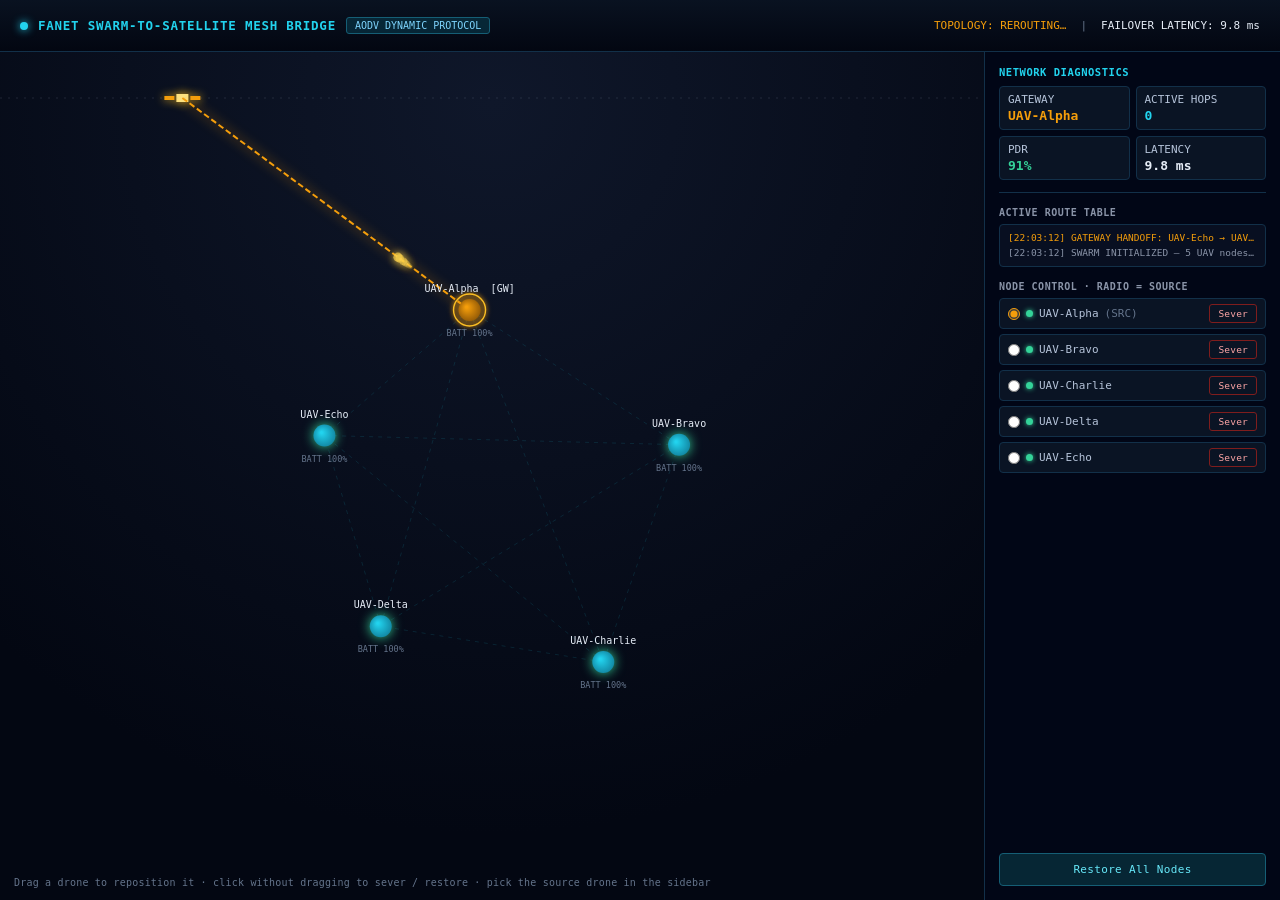
<file: sideview.html>
<!DOCTYPE html>
<html lang="en">
<head>
<meta charset="UTF-8">
<meta name="viewport" content="width=device-width, initial-scale=1.0">
<title>FANET Swarm-to-Satellite Mesh Relay — PROTOWAVE Prototype 2</title>
<style>
  :root{
    --bg-navy:#0f172a; --bg-black:#030712;
    --green:#10b981; --green-glow:#34d399;
    --red:#ef4444; --red-glow:#dc2626;
    --amber:#f59e0b;
    --cyan:#22d3ee; --cyan-dim:rgba(34,211,238,0.12);
    --ink-100:#e6edf7; --ink-300:#b6c4da; --ink-400:#8a94a8;
    --ink-500:#64748b; --line:#123049;
  }
  *{box-sizing:border-box;}
  html,body{height:100%;margin:0;background:var(--bg-black);color:var(--ink-100);
    font-family:"JetBrains Mono","SF Mono",Menlo,Consolas,monospace;overflow:hidden;}
  .app{display:flex;flex-direction:column;height:100vh;}

  header{
    height:52px;flex:0 0 auto;display:flex;align-items:center;justify-content:space-between;
    padding:0 20px;border-bottom:1px solid var(--line);
    background:linear-gradient(180deg,rgba(10,20,35,.9),rgba(3,7,18,.9));
    backdrop-filter:blur(6px);
  }
  .brand{display:flex;align-items:center;gap:10px;min-width:0;}
  .pulse-dot{width:8px;height:8px;border-radius:50%;background:var(--cyan);flex:0 0 auto;
    box-shadow:0 0 8px var(--cyan);animation:ping 1.8s ease-out infinite;}
  @keyframes ping{0%{box-shadow:0 0 0 0 rgba(34,211,238,.6);}70%{box-shadow:0 0 0 8px rgba(34,211,238,0);}100%{box-shadow:0 0 0 0 rgba(34,211,238,0);}}
  h1{font-size:12.5px;letter-spacing:.06em;font-weight:600;color:var(--cyan);margin:0;white-space:nowrap;}
  .badge{font-size:10px;color:#7dd3fc;background:rgba(8,51,68,.7);border:1px solid #155e75;
    padding:2px 8px;border-radius:3px;white-space:nowrap;}
  .status-cluster{display:flex;align-items:center;gap:14px;font-size:11px;flex:0 0 auto;}
  .status-cluster .sep{color:var(--ink-500);}
  #topoStatus.stable{color:var(--green-glow);}
  #topoStatus.reroute{color:var(--amber);}
  #topoStatus.severed{color:var(--red);}

  .main{flex:1;display:flex;min-height:0;}
  .canvas-wrap{flex:1;position:relative;min-width:0;}
  canvas{display:block;width:100%;height:100%;cursor:crosshair;
    background:radial-gradient(circle at 50% 6%, var(--bg-navy) 0%, var(--bg-black) 78%);}
  .hint{position:absolute;left:14px;bottom:12px;font-size:10px;color:var(--ink-500);
    letter-spacing:.02em;pointer-events:none;}

  aside{width:296px;flex:0 0 auto;border-left:1px solid var(--line);
    background:rgba(2,6,23,.92);padding:14px;display:flex;flex-direction:column;
    justify-content:space-between;font-size:11px;overflow-y:auto;}
  aside h2{font-size:10.5px;letter-spacing:.05em;color:var(--cyan);margin:0 0 8px;
    text-transform:uppercase;font-weight:600;}
  aside h3{font-size:10px;letter-spacing:.05em;color:var(--ink-400);margin:14px 0 6px;
    text-transform:uppercase;font-weight:600;}
  .panel-block{border-bottom:1px solid var(--line);padding-bottom:12px;}
  .diag-grid{display:grid;grid-template-columns:1fr 1fr;gap:6px;}
  .diag-cell{background:#0a1424;border:1px solid var(--line);border-radius:4px;padding:6px 8px;color:var(--ink-300);}
  .diag-cell b{display:block;font-size:13px;margin-top:2px;font-weight:700;}
  .diag-cell.gw b{color:var(--amber);}
  .diag-cell.hop b{color:var(--cyan);}
  .diag-cell.pdr b{color:var(--green-glow);}
  .diag-cell.lat b{color:var(--ink-100);}

  #routingTableLog{background:rgba(15,23,42,.55);border:1px solid var(--line);border-radius:4px;
    padding:6px 8px;font-size:9.5px;line-height:1.55;max-height:150px;overflow-y:auto;}
  #routingTableLog div{white-space:nowrap;overflow:hidden;text-overflow:ellipsis;}
  .log-info{color:var(--ink-400);}
  .log-warn{color:var(--amber);}
  .log-crit{color:var(--red);}
  .log-ok{color:var(--green-glow);}

  #droneToggles{display:flex;flex-direction:column;gap:5px;}
  .drone-row{display:flex;align-items:center;gap:6px;
    background:#0a1424;border:1px solid var(--line);border-radius:4px;padding:5px 8px;}
  .drone-row .name{flex:1;display:flex;align-items:center;gap:6px;color:var(--ink-300);min-width:0;}
  .src-radio{display:flex;align-items:center;flex:0 0 auto;}
  .src-radio input{accent-color:#f59e0b;width:12px;height:12px;cursor:pointer;margin:0;}
  .dot{width:7px;height:7px;border-radius:50%;flex:0 0 auto;}
  .dot.active{background:var(--green-glow);box-shadow:0 0 5px var(--green-glow);}
  .dot.gateway{background:var(--amber);box-shadow:0 0 5px var(--amber);}
  .dot.offline{background:var(--red);box-shadow:0 0 5px var(--red);}
  .drone-row button{font-family:inherit;font-size:9.5px;letter-spacing:.02em;cursor:pointer;
    border-radius:3px;padding:3px 8px;border:1px solid;background:transparent;}
  .drone-row button.sever{color:#fca5a5;border-color:#7f1d1d;}
  .drone-row button.sever:hover{background:rgba(127,29,29,.35);}
  .drone-row button.restore{color:#86efac;border-color:#14532d;}
  .drone-row button.restore:hover{background:rgba(20,83,45,.35);}

  #resetBtn{width:100%;padding:9px;margin-top:14px;background:#062634;color:#67e8f9;
    border:1px solid #155e75;border-radius:4px;font-family:inherit;font-size:11px;
    letter-spacing:.03em;cursor:pointer;}
  #resetBtn:hover{background:#0a3444;}

  ::-webkit-scrollbar{width:6px;height:6px;}
  ::-webkit-scrollbar-thumb{background:#164e63;border-radius:3px;}
</style>
</head>
<body>
<div class="app">

  <header>
    <div class="brand">
      <span class="pulse-dot"></span>
      <h1>FANET SWARM&#8209;TO&#8209;SATELLITE MESH BRIDGE</h1>
      <span class="badge">AODV DYNAMIC PROTOCOL</span>
    </div>
    <div class="status-cluster">
      <span id="topoStatus" class="stable">TOPOLOGY: STABLE</span>
      <span class="sep">|</span>
      <span id="convergenceTime">FAILOVER LATENCY: 0 ms</span>
    </div>
  </header>

  <div class="main">
    <div class="canvas-wrap">
      <canvas id="simCanvas"></canvas>
      <div class="hint">Drag a drone to reposition it &middot; click without dragging to sever / restore &middot; pick the source drone in the sidebar</div>
    </div>

    <aside>
      <div>
        <div class="panel-block">
          <h2>Network Diagnostics</h2>
          <div class="diag-grid">
            <div class="diag-cell gw">GATEWAY<b id="gatewayNodeVal">--</b></div>
            <div class="diag-cell hop">ACTIVE HOPS<b id="activeHopsVal">0</b></div>
            <div class="diag-cell pdr">PDR<b id="pdrVal">100%</b></div>
            <div class="diag-cell lat">LATENCY<b id="latencyVal">0 ms</b></div>
          </div>
        </div>

        <div>
          <h3>Active Route Table</h3>
          <div id="routingTableLog"></div>
        </div>

        <div>
          <h3>Node Control &middot; radio = source</h3>
          <div id="droneToggles"></div>
        </div>
      </div>

      <button id="resetBtn">Restore All Nodes</button>
    </aside>
  </div>
</div>

<script>
(function(){
  "use strict";

  // ---------- Canvas / responsive setup ----------
  const canvas = document.getElementById('simCanvas');
  const wrap = document.querySelector('.canvas-wrap');
  const ctx = canvas.getContext('2d');
  let cssW = 0, cssH = 0, dpr = Math.max(1, window.devicePixelRatio || 1);

  function resizeCanvas(){
    const newW = wrap.clientWidth, newH = wrap.clientHeight;
    if (cssW > 0 && cssH > 0 && newW > 0 && newH > 0){
      const rx = newW / cssW, ry = newH / cssH;
      drones.forEach(d=>{ d.x *= rx; d.y *= ry; });
      sat.x *= rx; sat.y = 46;
    }
    cssW = newW; cssH = newH;
    canvas.width = Math.round(cssW * dpr);
    canvas.height = Math.round(cssH * dpr);
    canvas.style.width = cssW + 'px';
    canvas.style.height = cssH + 'px';
    ctx.setTransform(dpr,0,0,dpr,0,0);
    updateCommRange();
  }

  function updateCommRange(){
    // Comm radius drives both routing AND the initial layout scale below,
    // so the mesh is reliably connected regardless of window size/aspect.
    R_COMM = Math.min(cssW, cssH) * 0.5;
  }

  // ---------- Domain model ----------
  const CALLSIGNS = ['UAV-Alpha','UAV-Bravo','UAV-Charlie','UAV-Delta','UAV-Echo'];
  const N = CALLSIGNS.length;
  const V_MAX = 11;          // px/s hover-drift speed cap
  const NOISE_ACCEL = 7;     // px/s^2 stochastic turbulence
  const ALPHA_DEGRADE = 0.55;// channel degradation penalty factor
  const BETA_QUEUE = 10;     // queue occupancy weight in gateway cost
  const MARGIN = 60;

  let drones = [];
  let sat = {x:0, y:46, v: 30};
  let R_COMM = 240;
  let sourceId = 0; // which drone is the surveillance sensor feeding the mesh

  function rand(a,b){ return a + Math.random()*(b-a); }

  function seedPositions(){
    drones = [];
    const cx = cssW/2, cy = cssH/2 + 20;
    // Ring layout scaled to R_COMM, kept tight so most pairs stay mutually
    // visible: severing any one node still leaves the rest cross-linked
    // to each other, not just chained through a single survivor.
    const layoutR = R_COMM * 0.46;
    for (let i=0;i<N;i++){
      const ang = (i/N)*Math.PI*2 - Math.PI/2 + rand(-0.12,0.12);
      const r = layoutR * rand(0.82,1.05);
      const x = Math.min(Math.max(cx + Math.cos(ang)*r, MARGIN), cssW-MARGIN);
      const y = Math.min(Math.max(cy + Math.sin(ang)*r, MARGIN+40), cssH-MARGIN);
      drones.push({
        id:i, callsign: CALLSIGNS[i],
        x, y,
        vx: rand(-V_MAX,V_MAX)*0.3, vy: rand(-V_MAX,V_MAX)*0.3,
        active:true,
        queuePhase: rand(0, Math.PI*2),
        battery: 100,
        justToggledAt: -999,
      });
    }
    sat.x = cssW*0.15;
  }

  // ---------- Physics ----------
  function stepPhysics(dt){
    drones.forEach(d=>{
      if (!d.active || d.id === dragId) return;
      d.vx += rand(-NOISE_ACCEL,NOISE_ACCEL)*dt;
      d.vy += rand(-NOISE_ACCEL,NOISE_ACCEL)*dt;
      const sp = Math.hypot(d.vx,d.vy);
      if (sp > V_MAX){ d.vx = d.vx/sp*V_MAX; d.vy = d.vy/sp*V_MAX; }
      d.x += d.vx*dt; d.y += d.vy*dt;
      if (d.x < MARGIN){ d.x = MARGIN; d.vx = Math.abs(d.vx); }
      if (d.x > cssW-MARGIN){ d.x = cssW-MARGIN; d.vx = -Math.abs(d.vx); }
      if (d.y < MARGIN+40){ d.y = MARGIN+40; d.vy = Math.abs(d.vy); }
      if (d.y > cssH-MARGIN){ d.y = cssH-MARGIN; d.vy = -Math.abs(d.vy); }
      d.battery = Math.max(4, d.battery - dt*0.03);
    });
    sat.x += sat.v*dt;
    if (sat.x > cssW + 80) sat.x = -80;
  }

  function queueDepth(d, t){ return 2.2 + 2.2*Math.sin(t*0.7 + d.queuePhase); }

  // ---------- Graph / routing ----------
  function buildGraph(active, t){
    const edges = {}; // id -> [{to, w, dist}]
    active.forEach(a=>edges[a.id]=[]);
    for (let i=0;i<active.length;i++){
      for (let j=i+1;j<active.length;j++){
        const u = active[i], v = active[j];
        const dist = Math.hypot(u.x-v.x, u.y-v.y);
        if (dist <= R_COMM){
          const loss = dist / R_COMM; // proxy for RSSI channel degradation
          const w = dist * (1 + ALPHA_DEGRADE*loss);
          edges[u.id].push({to:v.id, w, dist});
          edges[v.id].push({to:u.id, w, dist});
        }
      }
    }
    return edges;
  }

  function electGateway(active, t){
    let best=null, bestCost=Infinity;
    active.forEach(d=>{
      const dSat = Math.hypot(d.x-sat.x, d.y-sat.y);
      const cost = dSat + BETA_QUEUE*queueDepth(d,t);
      if (cost < bestCost){ bestCost = cost; best = d; }
    });
    return best;
  }

  function dijkstra(edges, srcId, dstId){
    const dist = {}, prev = {}, visited = {};
    Object.keys(edges).forEach(k=>{ dist[k]=Infinity; prev[k]=null; });
    dist[srcId] = 0;
    const pq = [[0,srcId]];
    while (pq.length){
      pq.sort((a,b)=>a[0]-b[0]);
      const [d,u] = pq.shift();
      if (visited[u]) continue;
      visited[u] = true;
      if (u === dstId) break;
      (edges[u]||[]).forEach(e=>{
        const alt = d + e.w;
        if (alt < dist[e.to]){ dist[e.to]=alt; prev[e.to]=u; pq.push([alt,e.to]); }
      });
    }
    if (dist[dstId] === undefined || dist[dstId] === Infinity) return null;
    const path = [];
    let cur = dstId;
    while (cur !== null && cur !== undefined){ path.unshift(cur); cur = prev[cur]; }
    return path;
  }

  function computeRoute(t){
    const t0 = performance.now();
    const active = drones.filter(d=>d.active);
    if (active.length === 0){
      return {status:'TOTAL_COLLAPSE', path:null, gateway:null, tMs:performance.now()-t0};
    }
    const gateway = electGateway(active, t);
    const src = drones.find(d=>d.id===sourceId);
    if (!src.active){
      return {status:'SOURCE_OFFLINE', path:null, gateway, tMs:performance.now()-t0};
    }
    const edges = buildGraph(active, t);
    const path = dijkstra(edges, src.id, gateway.id);
    if (!path){
      return {status:'ROUTE_SEVERED', path:null, gateway, tMs:performance.now()-t0};
    }
    return {status:'ROUTE_VALID', path, gateway, tMs:performance.now()-t0};
  }

  // ---------- State tracking across frames ----------
  let lastGatewayId = null;
  let lastPathKey = '';
  let lastStatus = '';
  let topologyState = 'stable'; // stable | reroute | severed
  let topologyFlashUntil = 0;
  let convergenceMs = 0;
  let pdrTarget = 99.5, pdrShown = 100;
  let pdrDipUntil = 0;
  let severedEdgeFlash = null; // {a,b,until0}
  let lastPathIds = [];

  const logEl = document.getElementById('routingTableLog');
  const MAX_LOG = 9;
  function logLine(text, cls){
    const stamp = new Date().toLocaleTimeString('en-US',{hour12:false});
    const row = document.createElement('div');
    row.className = cls || 'log-info';
    row.textContent = '['+stamp+'] '+text;
    logEl.insertBefore(row, logEl.firstChild);
    while (logEl.children.length > MAX_LOG) logEl.removeChild(logEl.lastChild);
  }

  // ---------- Packet animation ----------
  let packet = { active:false, segIndex:0, t:0, phase:'mesh', trail:[] };
  const PACKET_DT = 0.6; // progress units per second along a segment (tuned per-segment below)

  function resetPacket(){
    packet.segIndex = 0; packet.t = 0; packet.phase = 'mesh'; packet.trail = [];
  }

  // ---------- Interaction ----------
  function toggleDrone(id){
    const d = drones.find(x=>x.id===id);
    if (!d) return;
    d.active = !d.active;
    d.justToggledAt = performance.now()/1000;
    if (!d.active){
      const idx = lastPathIds.indexOf(d.id);
      if (idx !== -1){
        const neighborId = idx > 0 ? lastPathIds[idx-1] : lastPathIds[idx+1];
        const neighbor = neighborId !== undefined ? drones.find(x=>x.id===neighborId) : null;
        if (neighbor) severedEdgeFlash = {a:neighbor, b:d, until0:performance.now()};
      }
      logLine('MANUAL FAULT INJECTION: '+d.callsign+' SEVERED', 'log-crit');
    } else {
      d.battery = Math.max(d.battery, 55);
      logLine(d.callsign+' RESTORED — rejoining adjacency matrix', 'log-ok');
    }
    renderSidebarToggles();
  }

  function restoreAll(){
    drones.forEach(d=>{ d.active = true; d.battery = Math.max(d.battery,70); });
    logLine('OPERATOR RESET — all nodes restored to ACTIVE', 'log-ok');
    renderSidebarToggles();
  }

  function setSource(id){
    if (sourceId === id) return;
    const oldD = drones.find(d=>d.id===sourceId);
    const newD = drones.find(d=>d.id===id);
    sourceId = id;
    logLine('SURVEILLANCE SOURCE REASSIGNED: '+(oldD?oldD.callsign:'?')+' \u2192 '+(newD?newD.callsign:'?'), 'log-warn');
    renderSidebarToggles();
  }

  function getCanvasPos(e){
    const rect = canvas.getBoundingClientRect();
    return { x: e.clientX - rect.left, y: e.clientY - rect.top };
  }

  function hitTest(pos){
    let hit = null, bestD = 26;
    drones.forEach(d=>{
      const dist = Math.hypot(d.x-pos.x, d.y-pos.y);
      if (dist < bestD){ bestD = dist; hit = d; }
    });
    return hit;
  }

  // Drag to reposition a drone (and watch links form/break live); a plain
  // click with no movement toggles that drone's fault state instead.
  let dragId = null, dragMoved = false, dragStart = {x:0,y:0};
  const DRAG_THRESHOLD = 4;

  canvas.style.touchAction = 'none';

  canvas.addEventListener('pointerdown', (e)=>{
    const pos = getCanvasPos(e);
    const hit = hitTest(pos);
    if (!hit) return;
    dragId = hit.id; dragMoved = false; dragStart = pos;
    hit.vx = 0; hit.vy = 0;
    canvas.setPointerCapture(e.pointerId);
  });

  canvas.addEventListener('pointermove', (e)=>{
    const pos = getCanvasPos(e);
    if (dragId === null){
      canvas.style.cursor = hitTest(pos) ? 'grab' : 'crosshair';
      return;
    }
    if (Math.hypot(pos.x-dragStart.x, pos.y-dragStart.y) > DRAG_THRESHOLD) dragMoved = true;
    const d = drones.find(x=>x.id===dragId);
    if (d){
      d.x = Math.min(Math.max(pos.x, MARGIN), cssW-MARGIN);
      d.y = Math.min(Math.max(pos.y, MARGIN+40), cssH-MARGIN);
      d.vx = 0; d.vy = 0;
    }
    canvas.style.cursor = 'grabbing';
  });

  function endDrag(e){
    if (dragId === null) return;
    const id = dragId; dragId = null;
    if (!dragMoved){
      toggleDrone(id);
    } else {
      const d = drones.find(x=>x.id===id);
      if (d){ d.vx = rand(-2,2); d.vy = rand(-2,2); }
      logLine('MANUAL REPOSITION: '+(d?d.callsign:'node')+' relocated on canvas', 'log-info');
    }
    canvas.style.cursor = 'crosshair';
  }
  canvas.addEventListener('pointerup', endDrag);
  canvas.addEventListener('pointercancel', ()=>{ dragId=null; canvas.style.cursor='crosshair'; });

  document.getElementById('resetBtn').addEventListener('click', restoreAll);


  function renderSidebarToggles(){
    const wrapEl = document.getElementById('droneToggles');
    wrapEl.innerHTML = '';
    drones.forEach(d=>{
      const row = document.createElement('div');
      row.className = 'drone-row';
      const isGw = lastGatewayId === d.id && d.active;
      const dotClass = !d.active ? 'offline' : (isGw ? 'gateway' : 'active');
      const radioId = 'srcRadio'+d.id;
      row.innerHTML =
        '<label class="src-radio" title="Set as surveillance source" for="'+radioId+'">'+
        '<input type="radio" id="'+radioId+'" name="srcSelect" '+(d.id===sourceId?'checked':'')+'>'+
        '</label>'+
        '<span class="name"><span class="dot '+dotClass+'"></span>'+d.callsign+
        (d.id===sourceId ? ' <span style="color:#64748b;">(SRC)</span>' : '')+'</span>';
      const radio = row.querySelector('input[type=radio]');
      radio.addEventListener('change', ()=>setSource(d.id));
      const btn = document.createElement('button');
      btn.className = d.active ? 'sever' : 'restore';
      btn.textContent = d.active ? 'Sever' : 'Restore';
      btn.addEventListener('click', ()=>toggleDrone(d.id));
      row.appendChild(btn);
      wrapEl.appendChild(row);
    });
  }

  // ---------- Rendering ----------
  function drawGlowLine(x1,y1,x2,y2,color,glow,width,dash){
    ctx.save();
    ctx.setLineDash(dash||[]);
    ctx.strokeStyle = color;
    ctx.lineWidth = width;
    ctx.shadowColor = glow; ctx.shadowBlur = 12;
    ctx.beginPath(); ctx.moveTo(x1,y1); ctx.lineTo(x2,y2); ctx.stroke();
    ctx.restore();
  }

  function drawSatellite(){
    ctx.save();
    ctx.translate(sat.x, sat.y);
    ctx.shadowColor = '#fbbf24'; ctx.shadowBlur = 10;
    ctx.fillStyle = '#fde68a';
    ctx.fillRect(-6,-4,12,8);
    ctx.fillStyle = '#f59e0b';
    ctx.fillRect(-18,-2,10,4);
    ctx.fillRect(8,-2,10,4);
    ctx.restore();
    // dashed orbit trail
    ctx.save();
    ctx.strokeStyle = 'rgba(148,163,184,0.18)';
    ctx.setLineDash([2,6]);
    ctx.beginPath(); ctx.moveTo(0, sat.y); ctx.lineTo(cssW, sat.y); ctx.stroke();
    ctx.restore();
  }

  function drawNode(d, isGateway, isSource){
    const offline = !d.active;
    const recentToggle = (performance.now()/1000 - d.justToggledAt) < 0.6;
    ctx.save();
    if (recentToggle){
      const age = (performance.now()/1000 - d.justToggledAt)/0.6;
      ctx.beginPath();
      ctx.arc(d.x,d.y, 14 + age*26, 0, Math.PI*2);
      ctx.strokeStyle = 'rgba(239,68,68,'+(0.55*(1-age))+')';
      ctx.lineWidth = 2;
      ctx.stroke();
    }
    const baseR = 11;
    let fillA = '#0e7490', fillB = '#22d3ee', ring = null;
    if (offline){ fillA = '#3f0f0f'; fillB = '#7f1d1d'; }
    else if (isGateway){ fillA = '#7c4a06'; fillB = '#f59e0b'; ring = '#fbbf24'; }

    const grad = ctx.createRadialGradient(d.x-3,d.y-3,1,d.x,d.y,baseR+4);
    grad.addColorStop(0, fillB);
    grad.addColorStop(1, fillA);

    ctx.shadowColor = offline ? '#dc2626' : (isGateway ? '#f59e0b' : '#34d399');
    ctx.shadowBlur = offline ? 6 : 12;
    ctx.beginPath();
    ctx.arc(d.x, d.y, baseR, 0, Math.PI*2);
    ctx.fillStyle = grad;
    ctx.fill();

    if (ring){
      ctx.beginPath();
      ctx.arc(d.x,d.y, baseR+5, 0, Math.PI*2);
      ctx.strokeStyle = ring; ctx.lineWidth = 1.4; ctx.shadowBlur = 4;
      ctx.stroke();
    }
    ctx.restore();

    // label
    ctx.save();
    ctx.shadowBlur = 0;
    ctx.font = '10px ui-monospace, monospace';
    ctx.textAlign = 'center';
    ctx.fillStyle = offline ? '#f87171' : '#e6edf7';
    const tag = isGateway ? '  [GW]' : (isSource ? '  [SRC]' : '');
    ctx.fillText(d.callsign + tag, d.x, d.y - 18);
    ctx.fillStyle = '#64748b';
    ctx.font = '8.5px ui-monospace, monospace';
    ctx.fillText((offline?'OFFLINE':'BATT '+d.battery.toFixed(0)+'%'), d.x, d.y + 26);
    ctx.restore();
  }

  function segLen(a,b){ return Math.hypot(a.x-b.x, a.y-b.y); }

  function render(route, dt){
    ctx.clearRect(0,0,cssW,cssH);

    const active = drones.filter(d=>d.active);
    const idMap = {}; drones.forEach(d=>idMap[d.id]=d);
    const pathIds = route.path || [];
    const pathSet = new Set(pathIds);
    const pathEdgeKeys = new Set();
    for (let i=0;i<pathIds.length-1;i++){
      pathEdgeKeys.add(pathIds[i]+'-'+pathIds[i+1]);
      pathEdgeKeys.add(pathIds[i+1]+'-'+pathIds[i]);
    }

    drawSatellite();

    // faint mesh links (all in-range pairs not on active path)
    for (let i=0;i<active.length;i++){
      for (let j=i+1;j<active.length;j++){
        const u=active[i], v=active[j];
        const dist = segLen(u,v);
        if (dist <= R_COMM && !pathEdgeKeys.has(u.id+'-'+v.id)){
          drawGlowLine(u.x,u.y,v.x,v.y,'rgba(34,211,238,0.12)','rgba(34,211,238,0.0)',1,[4,5]);
        }
      }
    }

    // recently severed edge — red pulse fade
    if (severedEdgeFlash){
      const age = (performance.now() - severedEdgeFlash.until0) / 550;
      if (age < 1 && severedEdgeFlash.a && severedEdgeFlash.b){
        const alpha = Math.max(0, 1-age);
        drawGlowLine(severedEdgeFlash.a.x, severedEdgeFlash.a.y,
                     severedEdgeFlash.b.x, severedEdgeFlash.b.y,
                     'rgba(239,68,68,'+alpha+')', '#dc2626', 2.4, [5,3]);
      } else { severedEdgeFlash = null; }
    }

    // active shortest path — neon green glow
    for (let i=0;i<pathIds.length-1;i++){
      const u = idMap[pathIds[i]], v = idMap[pathIds[i+1]];
      drawGlowLine(u.x,u.y,v.x,v.y,'#10b981','#34d399',3,[]);
    }

    // satellite uplink beam from gateway
    if (route.gateway && route.gateway.active){
      const gw = idMap[route.gateway.id];
      drawGlowLine(gw.x, gw.y, sat.x, sat.y, '#f59e0b', '#f59e0b', 2, [6,3]);
    }

    // nodes
    drones.forEach(d=>{
      const isGw = route.gateway && route.gateway.id === d.id && d.active;
      drawNode(d, isGw, d.id === sourceId);
    });

    // packet particle
    drawPacket(route, idMap, dt);
  }

  function drawPacket(route, idMap, dt){
    if (route.status !== 'ROUTE_VALID' || !route.path || route.path.length < 1){
      packet.active = false; return;
    }
    packet.active = true;
    const path = route.path;

    let pos = null;
    if (packet.phase === 'mesh'){
      if (path.length === 1){
        packet.phase = 'uplink'; packet.t = 0;
      } else {
        const a = idMap[path[packet.segIndex]], b = idMap[path[packet.segIndex+1]];
        if (!a || !b){ resetPacket(); return; }
        const len = Math.max(20, segLen(a,b));
        packet.t += dt * (90/len); // speed ~90px/s normalized to progress units
        if (packet.t >= 1){
          packet.t = 0; packet.segIndex++;
          if (packet.segIndex >= path.length-1){ packet.phase = 'uplink'; }
        }
        const aa = idMap[path[packet.segIndex]], bb = idMap[path[Math.min(packet.segIndex+1,path.length-1)]];
        pos = { x: aa.x + (bb.x-aa.x)*packet.t, y: aa.y + (bb.y-aa.y)*packet.t, color:'#6ee7b7' };
      }
    }
    if (packet.phase === 'uplink'){
      const gwNode = idMap[path[path.length-1]];
      if (!gwNode){ resetPacket(); return; }
      const len = Math.max(20, Math.hypot(gwNode.x-sat.x, gwNode.y-sat.y));
      packet.t += dt * (140/len);
      if (packet.t >= 1){ resetPacket(); return; }
      pos = { x: gwNode.x + (sat.x-gwNode.x)*packet.t, y: gwNode.y + (sat.y-gwNode.y)*packet.t, color:'#fcd34d' };
    }
    if (!pos) return;

    packet.trail.push({x:pos.x,y:pos.y,c:pos.color});
    if (packet.trail.length > 7) packet.trail.shift();

    ctx.save();
    packet.trail.forEach((p,i)=>{
      const a = (i+1)/packet.trail.length;
      ctx.beginPath();
      ctx.fillStyle = p.c;
      ctx.globalAlpha = 0.12 + a*0.55;
      ctx.shadowColor = p.c; ctx.shadowBlur = 8;
      ctx.arc(p.x,p.y, 2 + a*2.6, 0, Math.PI*2);
      ctx.fill();
    });
    ctx.restore();
  }

  // ---------- HUD updates ----------
  const gatewayEl = document.getElementById('gatewayNodeVal');
  const hopsEl = document.getElementById('activeHopsVal');
  const pdrEl = document.getElementById('pdrVal');
  const latEl = document.getElementById('latencyVal');
  const topoEl = document.getElementById('topoStatus');
  const convEl = document.getElementById('convergenceTime');

  function updateHud(route, now){
    gatewayEl.textContent = (route.gateway && route.status !== 'TOTAL_COLLAPSE') ? route.gateway.callsign : '--';
    const hops = route.path ? (route.path.length - 1) : 0;
    hopsEl.textContent = route.status === 'ROUTE_VALID' ? hops : '0';

    if (now < pdrDipUntil){
      pdrShown += (pdrTarget - pdrShown) * 0.15;
    } else {
      pdrTarget = route.status === 'ROUTE_VALID' ? rand(97.8,100) : (route.status==='TOTAL_COLLAPSE'||route.status==='ROUTE_SEVERED' ? 0 : rand(40,60));
      pdrShown += (pdrTarget - pdrShown) * 0.06;
    }
    pdrEl.textContent = Math.max(0,pdrShown).toFixed(0)+'%';

    latEl.textContent = convergenceMs.toFixed(1)+' ms';
    convEl.textContent = 'FAILOVER LATENCY: '+convergenceMs.toFixed(1)+' ms';

    let label = 'TOPOLOGY: STABLE', cls='stable';
    if (route.status === 'TOTAL_COLLAPSE'){ label='TOPOLOGY: TOTAL COLLAPSE'; cls='severed'; }
    else if (route.status === 'ROUTE_SEVERED'){ label='TOPOLOGY: ROUTE SEVERED'; cls='severed'; }
    else if (route.status === 'SOURCE_OFFLINE'){ label='TOPOLOGY: SOURCE OFFLINE'; cls='reroute'; }
    else if (performance.now() < topologyFlashUntil){ label='TOPOLOGY: REROUTING…'; cls='reroute'; }
    topoEl.textContent = label;
    topoEl.className = cls;
  }

  // ---------- Main loop ----------
  let lastTime = performance.now();
  let simT = 0;

  function frame(now){
    const dt = Math.min(0.05, (now - lastTime)/1000);
    lastTime = now;
    simT += dt;

    stepPhysics(dt);
    const route = computeRoute(simT);

    // detect topology-affecting changes for logging + convergence timing
    const pathKey = route.path ? route.path.join('>') : ('none:'+route.status);
    const gwId = route.gateway ? route.gateway.id : null;

    if (gwId !== lastGatewayId && lastGatewayId !== null && gwId !== null){
      logLine('GATEWAY HANDOFF: '+(drones.find(d=>d.id===lastGatewayId)||{}).callsign+' \u2192 '+route.gateway.callsign, 'log-warn');
      convergenceMs = rand(4,14);
      topologyFlashUntil = performance.now()+700;
    }
    if (pathKey !== lastPathKey && lastStatus === 'ROUTE_VALID'){
      if (route.status === 'ROUTE_VALID' && route.path.length>1){
        const names = route.path.map(id=>drones.find(d=>d.id===id).callsign.replace('UAV-','')).join(' \u2192 ');
        logLine('ROUTE RECOMPUTED: '+names+' \u2192 SAT ('+(route.path.length-1)+' hops)', 'log-ok');
      }
      convergenceMs = rand(3,14);
      topologyFlashUntil = performance.now()+700;
      pdrDipUntil = performance.now()+900;
      pdrTarget = rand(88,95);
    }
    if (route.status !== lastStatus){
      if (route.status === 'ROUTE_SEVERED') logLine('ROUTE SEVERED: mesh disconnected from gateway', 'log-crit');
      if (route.status === 'TOTAL_COLLAPSE') logLine('TOTAL COLLAPSE: no active nodes remain', 'log-crit');
      if (route.status === 'SOURCE_OFFLINE') logLine('SOURCE SENSOR OFFLINE — standby heartbeat only', 'log-warn');
      pdrDipUntil = performance.now()+900;
    }
    lastPathKey = pathKey; lastStatus = route.status; lastGatewayId = gwId;
    if (route.status === 'ROUTE_VALID') lastPathIds = route.path.slice();

    render(route, dt);
    updateHud(route, performance.now());
    requestAnimationFrame(frame);
  }

  // ---------- Boot ----------
  function boot(){
    resizeCanvas();
    seedPositions();
    renderSidebarToggles();
    logLine('SWARM INITIALIZED — 5 UAV nodes online, mesh converging', 'log-info');
    requestAnimationFrame(frame);
  }
  window.addEventListener('resize', resizeCanvas);
  boot();
})();
</script>
</body>
</html>
</file>
